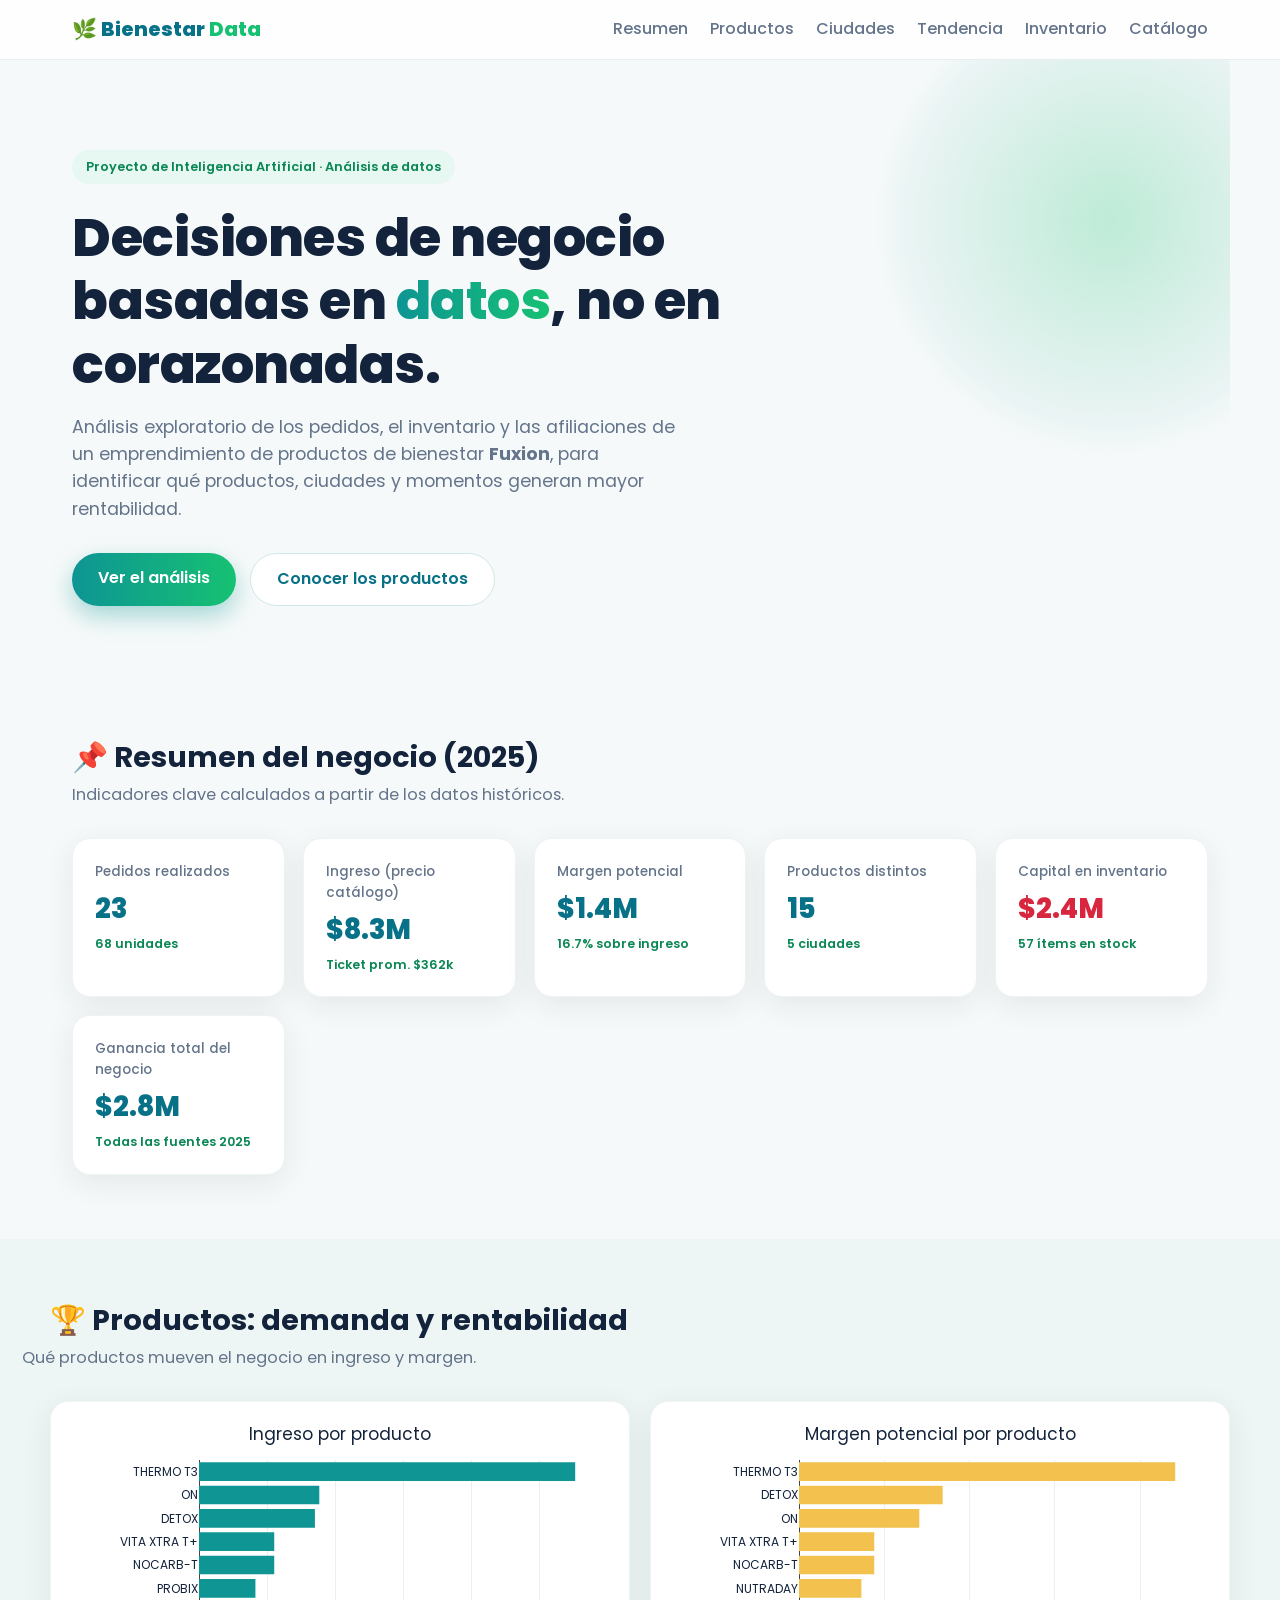
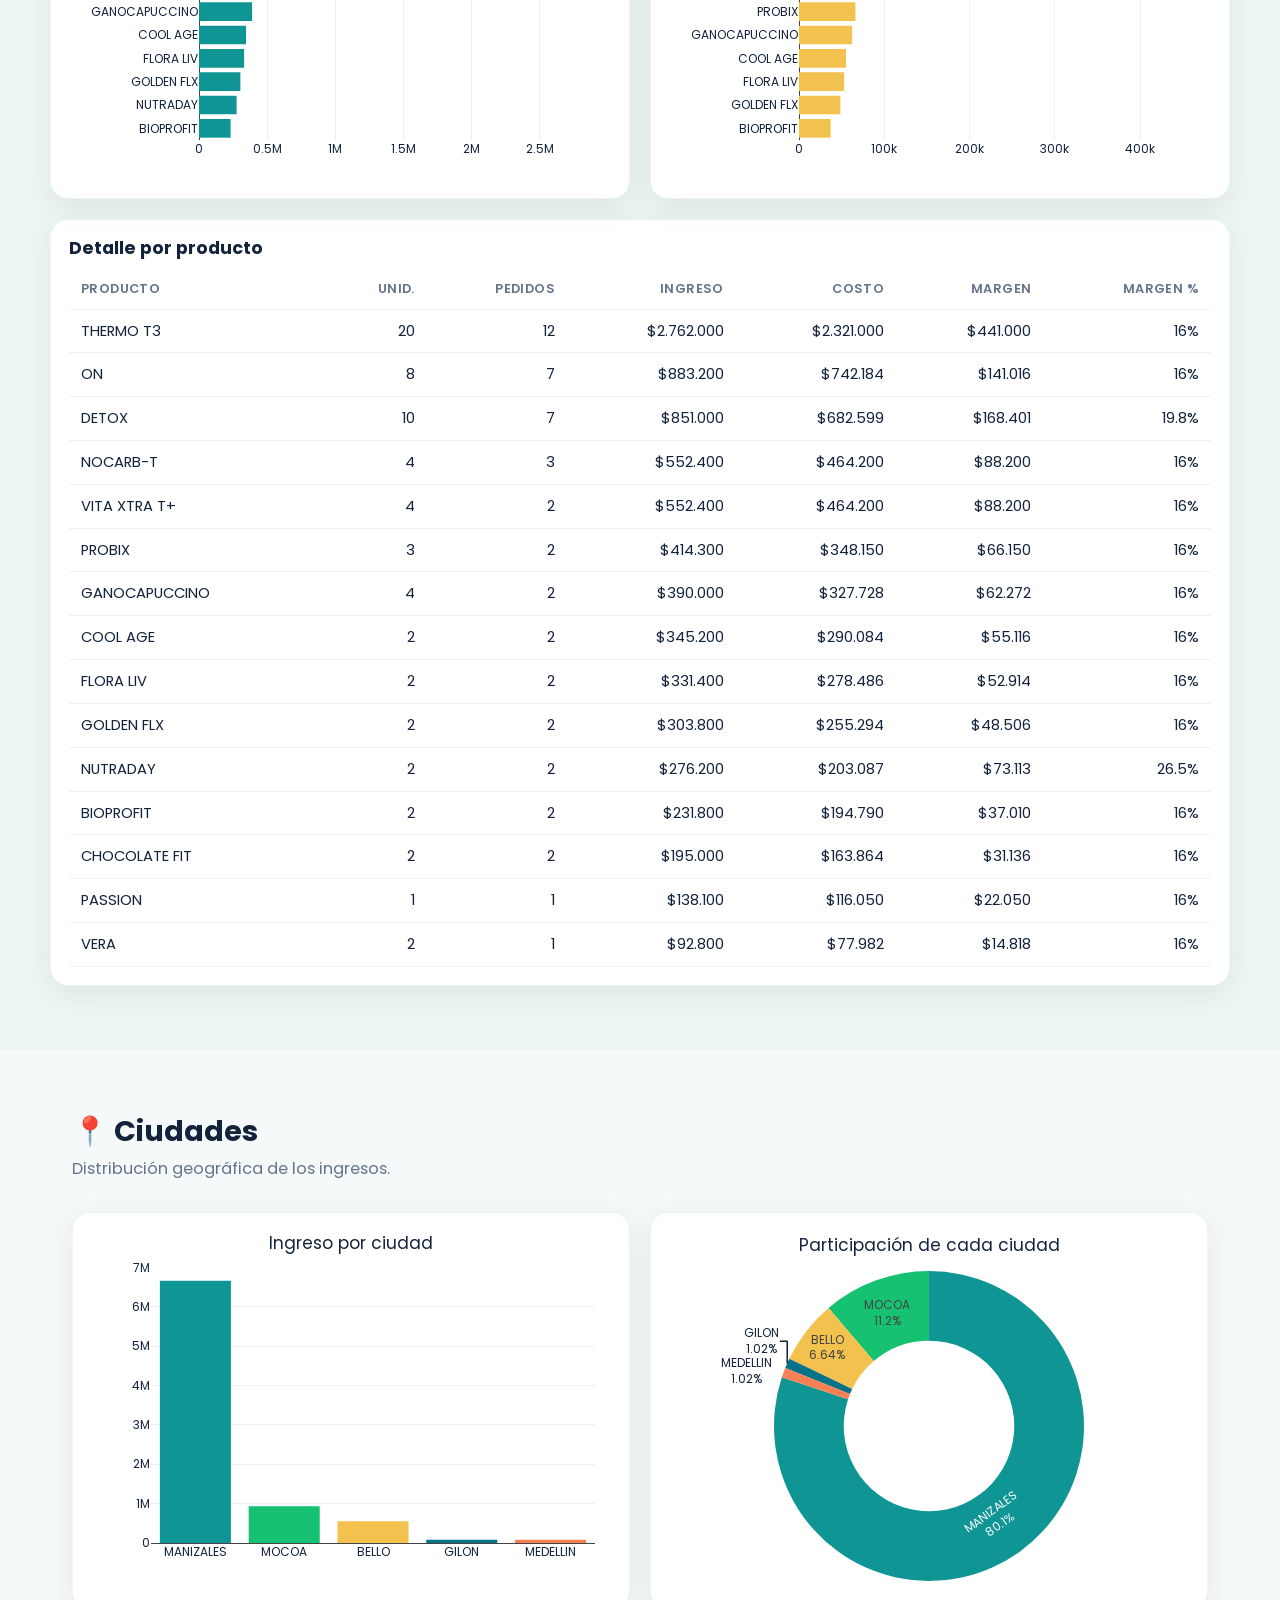
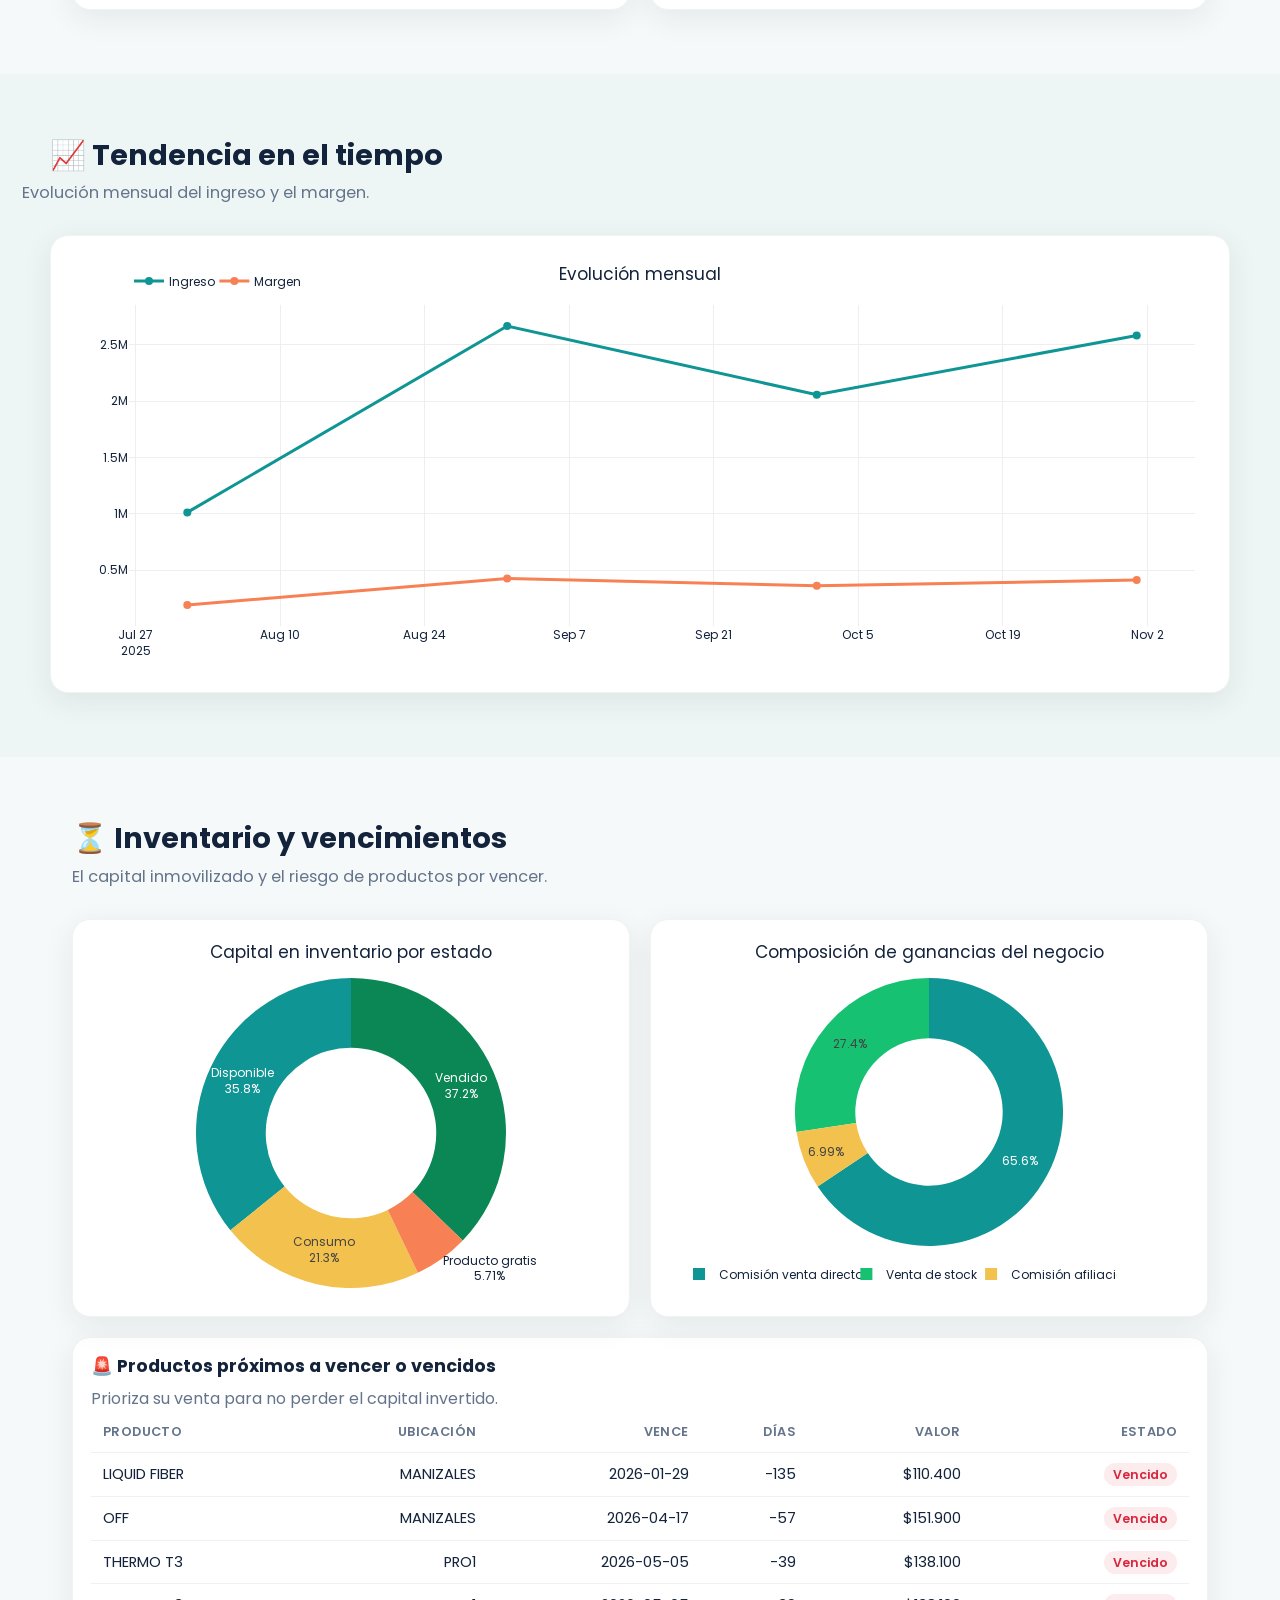
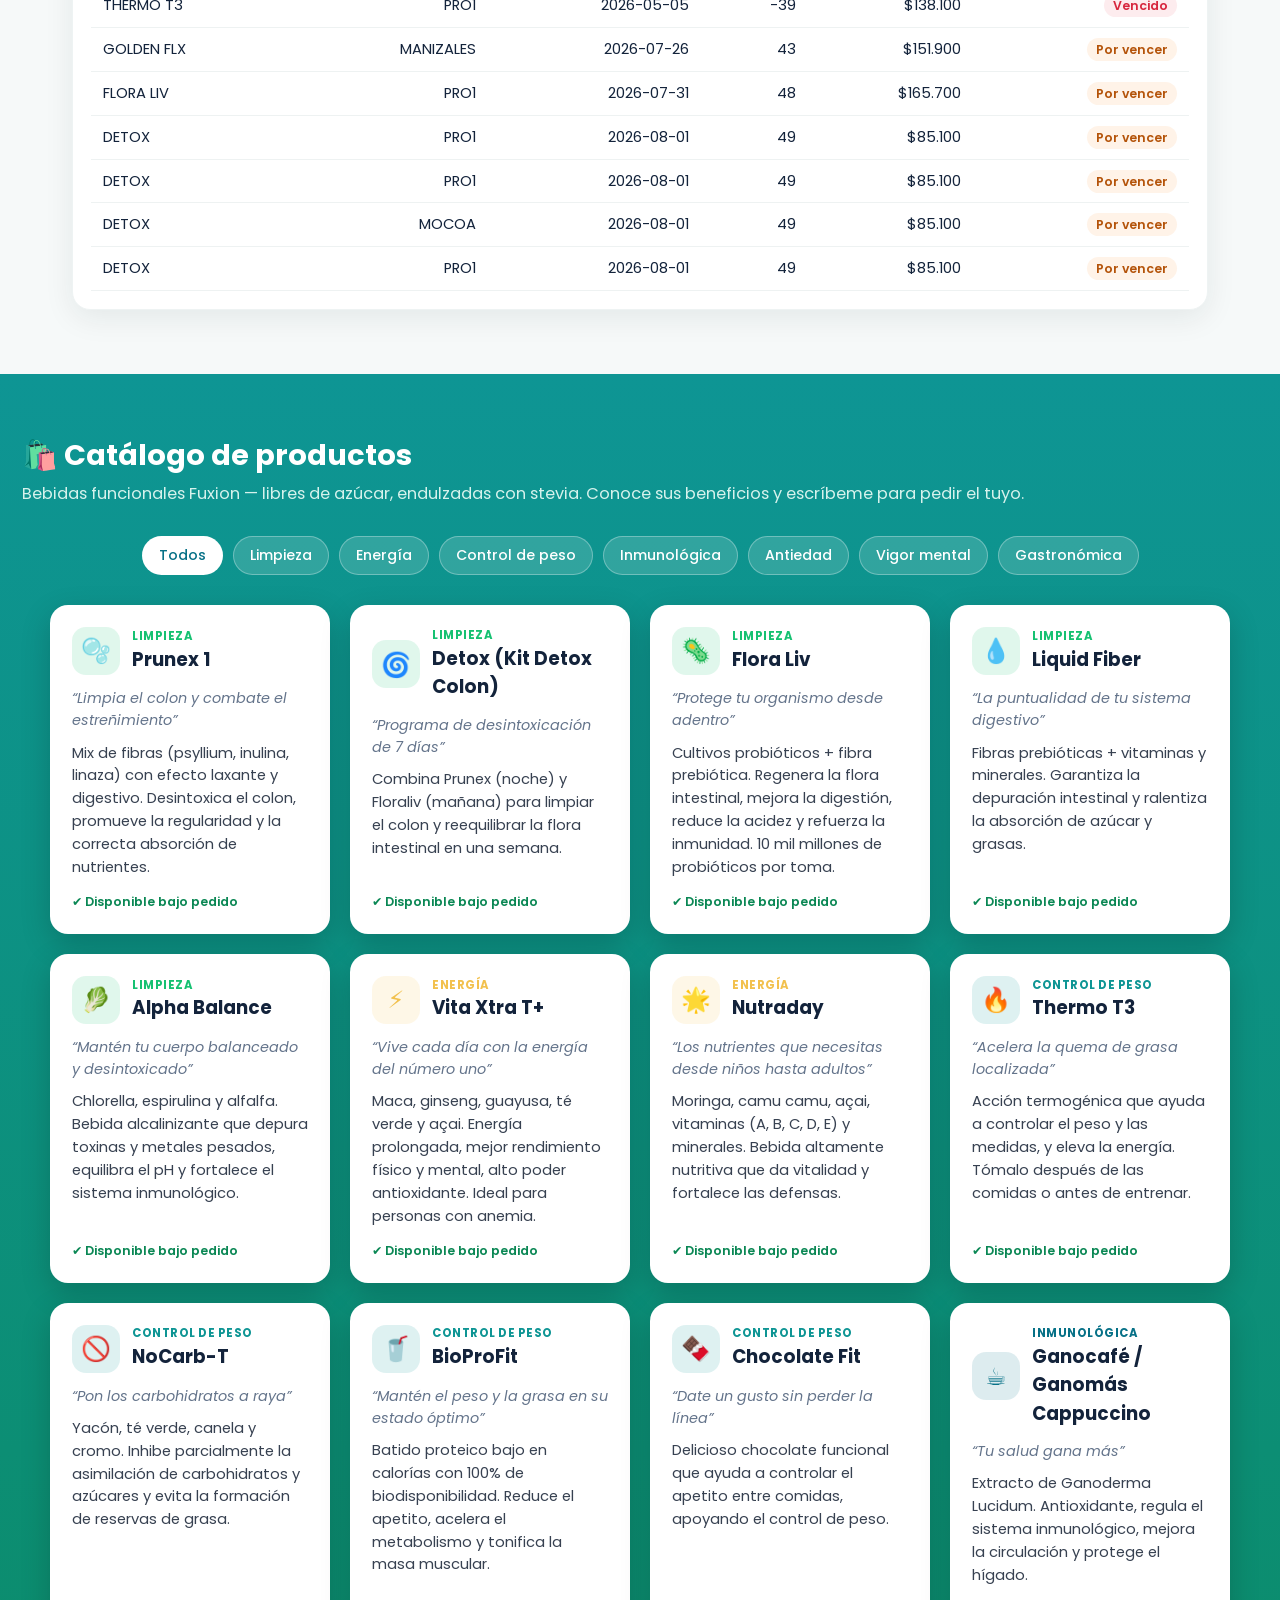
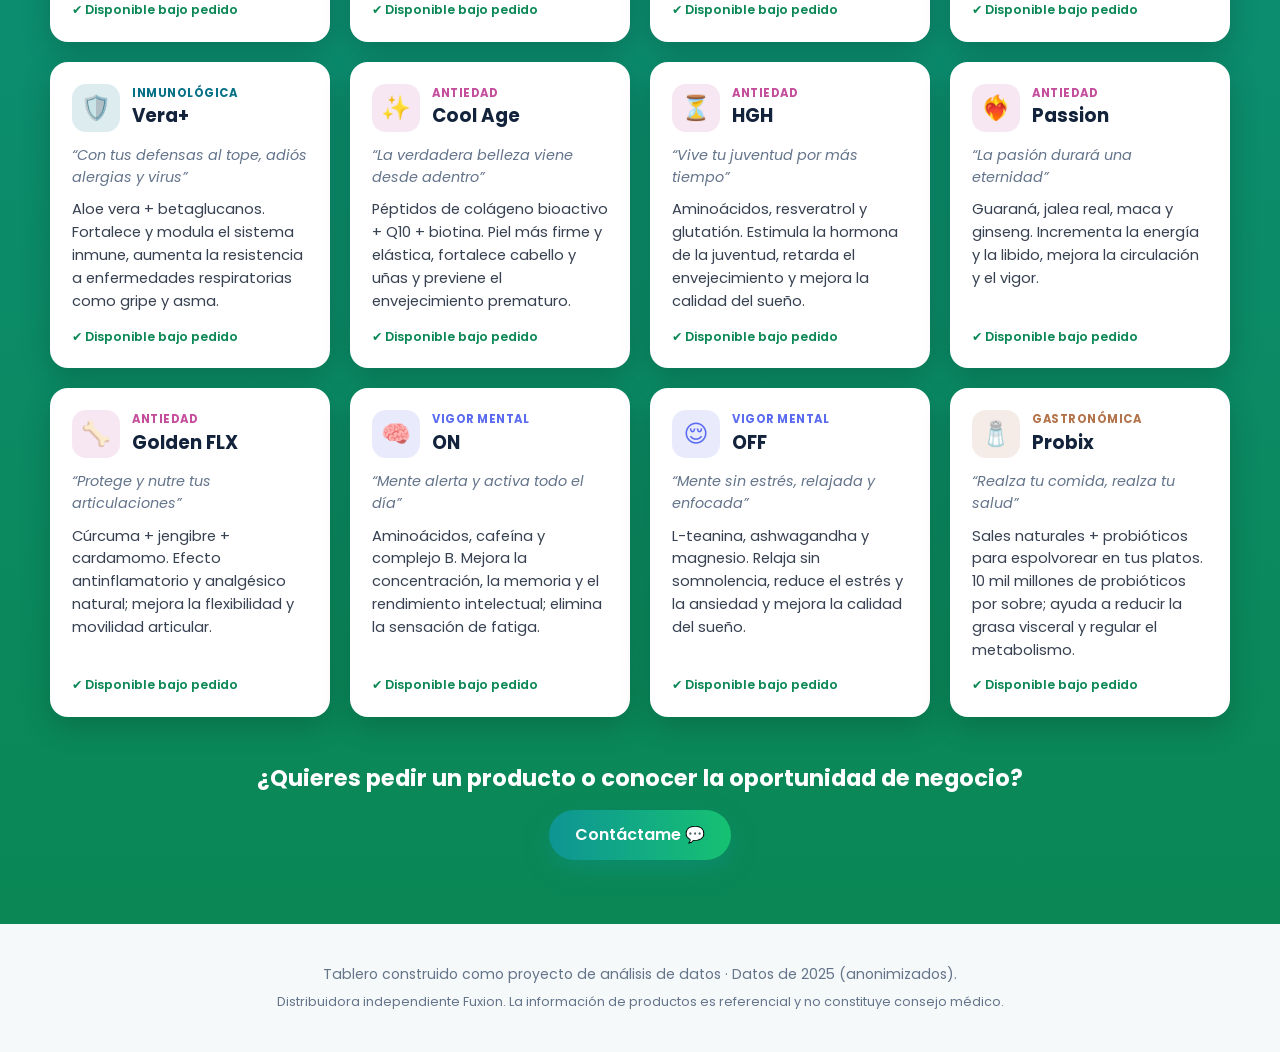
<file: docs/index.html>
<!DOCTYPE html>
<html lang="es">
<head>
  <meta charset="UTF-8" />
  <meta name="viewport" content="width=device-width, initial-scale=1.0" />
  <title>Tablero de Negocio · Análisis de datos Fuxion</title>
  <meta name="description" content="Análisis exploratorio de datos de un emprendimiento de bienestar Fuxion y catálogo de productos." />
  <link rel="preconnect" href="https://fonts.googleapis.com" />
  <link href="https://fonts.googleapis.com/css2?family=Poppins:wght@400;500;600;700;800&display=swap" rel="stylesheet" />
  <link rel="stylesheet" href="css/styles.css" />
  <script src="https://cdn.plot.ly/plotly-2.35.2.min.js" charset="utf-8"></script>
</head>
<body>
  <!-- NAV -->
  <header class="nav">
    <div class="nav__inner">
      <a href="#inicio" class="nav__brand">🌿 Bienestar <span>Data</span></a>
      <nav class="nav__links">
        <a href="#kpis">Resumen</a>
        <a href="#productos">Productos</a>
        <a href="#ciudades">Ciudades</a>
        <a href="#tiempo">Tendencia</a>
        <a href="#inventario">Inventario</a>
        <a href="#catalogo">Catálogo</a>
      </nav>
    </div>
  </header>

  <!-- HERO -->
  <section id="inicio" class="hero">
    <div class="hero__content">
      <span class="hero__badge">Proyecto de Inteligencia Artificial · Análisis de datos</span>
      <h1>Decisiones de negocio basadas en <span>datos</span>, no en corazonadas.</h1>
      <p>Análisis exploratorio de los pedidos, el inventario y las afiliaciones de un
         emprendimiento de productos de bienestar <strong>Fuxion</strong>, para identificar
         qué productos, ciudades y momentos generan mayor rentabilidad.</p>
      <div class="hero__cta">
        <a href="#kpis" class="btn btn--primary">Ver el análisis</a>
        <a href="#catalogo" class="btn btn--ghost">Conocer los productos</a>
      </div>
    </div>
    <div class="hero__glow"></div>
  </section>

  <!-- KPIS -->
  <section id="kpis" class="section">
    <h2 class="section__title">📌 Resumen del negocio (2025)</h2>
    <p class="section__sub">Indicadores clave calculados a partir de los datos históricos.</p>
    <div id="kpiGrid" class="kpi-grid"></div>
  </section>

  <!-- PRODUCTOS -->
  <section id="productos" class="section section--alt">
    <h2 class="section__title">🏆 Productos: demanda y rentabilidad</h2>
    <p class="section__sub">Qué productos mueven el negocio en ingreso y margen.</p>
    <div class="grid-2">
      <div class="card"><div id="chartProductosIngreso" class="chart"></div></div>
      <div class="card"><div id="chartProductosMargen" class="chart"></div></div>
    </div>
    <div class="card card--table">
      <h3>Detalle por producto</h3>
      <div class="table-wrap"><table id="tablaProductos"></table></div>
    </div>
  </section>

  <!-- CIUDADES -->
  <section id="ciudades" class="section">
    <h2 class="section__title">📍 Ciudades</h2>
    <p class="section__sub">Distribución geográfica de los ingresos.</p>
    <div class="grid-2">
      <div class="card"><div id="chartCiudades" class="chart"></div></div>
      <div class="card"><div id="chartCiudadesMargen" class="chart"></div></div>
    </div>
  </section>

  <!-- TIEMPO -->
  <section id="tiempo" class="section section--alt">
    <h2 class="section__title">📈 Tendencia en el tiempo</h2>
    <p class="section__sub">Evolución mensual del ingreso y el margen.</p>
    <div class="card"><div id="chartTiempo" class="chart chart--wide"></div></div>
  </section>

  <!-- INVENTARIO -->
  <section id="inventario" class="section">
    <h2 class="section__title">⏳ Inventario y vencimientos</h2>
    <p class="section__sub">El capital inmovilizado y el riesgo de productos por vencer.</p>
    <div class="grid-2">
      <div class="card"><div id="chartInventario" class="chart"></div></div>
      <div class="card"><div id="chartIngresos" class="chart"></div></div>
    </div>
    <div class="card card--table">
      <h3>🚨 Productos próximos a vencer o vencidos</h3>
      <p class="muted">Prioriza su venta para no perder el capital invertido.</p>
      <div class="table-wrap"><table id="tablaVencer"></table></div>
    </div>
  </section>

  <!-- CATALOGO -->
  <section id="catalogo" class="section section--catalog">
    <h2 class="section__title">🛍️ Catálogo de productos</h2>
    <p class="section__sub">Bebidas funcionales Fuxion — libres de azúcar, endulzadas con stevia.
       Conoce sus beneficios y escríbeme para pedir el tuyo.</p>
    <div id="filtros" class="filtros"></div>
    <div id="catalogoGrid" class="catalogo-grid"></div>
    <div class="cta-final">
      <h3>¿Quieres pedir un producto o conocer la oportunidad de negocio?</h3>
      <a id="ctaWhatsapp" href="#" class="btn btn--primary">Contáctame 💬</a>
    </div>
  </section>

  <footer class="footer">
    <p>Tablero construido como proyecto de análisis de datos · Datos de 2025 (anonimizados).</p>
    <p class="muted">Distribuidora independiente Fuxion. La información de productos es referencial y no constituye consejo médico.</p>
  </footer>

  <script src="data/dashboard.js"></script>
  <script src="js/productos.js"></script>
  <script src="js/app.js"></script>
</body>
</html>
</file>
<file: docs/css/styles.css>
:root{
  --teal:#0E9594; --teal-d:#077187; --green:#16C172; --green-d:#0A8754;
  --gold:#F2C14E; --coral:#F78154; --red:#D7263D;
  --ink:#13233b; --muted:#64748b; --bg:#f6f9f9; --card:#ffffff;
  --shadow:0 8px 30px rgba(13,35,40,.08); --radius:18px;
}
*{box-sizing:border-box;margin:0;padding:0}
html{scroll-behavior:smooth}
body{font-family:'Poppins',system-ui,sans-serif;color:var(--ink);background:var(--bg);line-height:1.55}
a{text-decoration:none;color:inherit}
h1,h2,h3{line-height:1.2}

/* NAV */
.nav{position:sticky;top:0;z-index:50;background:rgba(255,255,255,.85);backdrop-filter:blur(10px);border-bottom:1px solid #e6eeee}
.nav__inner{max-width:1180px;margin:0 auto;display:flex;align-items:center;justify-content:space-between;padding:14px 22px}
.nav__brand{font-weight:800;font-size:1.25rem;color:var(--teal-d)}
.nav__brand span{color:var(--green)}
.nav__links{display:flex;gap:22px;flex-wrap:wrap}
.nav__links a{font-weight:500;color:var(--muted);transition:color .2s}
.nav__links a:hover{color:var(--teal)}
@media(max-width:720px){.nav__links{display:none}}

/* HERO */
.hero{position:relative;overflow:hidden;max-width:1180px;margin:0 auto;padding:90px 22px 70px}
.hero__content{position:relative;z-index:2;max-width:760px}
.hero__badge{display:inline-block;background:#e7f7f2;color:var(--green-d);font-weight:600;font-size:.8rem;padding:7px 14px;border-radius:999px;margin-bottom:22px}
.hero h1{font-size:clamp(2rem,5vw,3.3rem);font-weight:800;letter-spacing:-.5px}
.hero h1 span{background:linear-gradient(90deg,var(--teal),var(--green));-webkit-background-clip:text;background-clip:text;color:transparent}
.hero p{margin-top:18px;font-size:1.1rem;color:var(--muted);max-width:620px}
.hero__cta{margin-top:30px;display:flex;gap:14px;flex-wrap:wrap}
.hero__glow{position:absolute;right:-120px;top:-80px;width:480px;height:480px;border-radius:50%;
  background:radial-gradient(circle,rgba(22,193,114,.25),rgba(14,149,148,.05) 60%,transparent 70%);z-index:1}

.btn{display:inline-block;padding:13px 26px;border-radius:999px;font-weight:600;transition:transform .15s,box-shadow .2s}
.btn:hover{transform:translateY(-2px)}
.btn--primary{background:linear-gradient(90deg,var(--teal),var(--green));color:#fff;box-shadow:0 10px 24px rgba(14,149,148,.35)}
.btn--ghost{background:#fff;color:var(--teal-d);border:1.5px solid #cfe8e6}

/* SECTIONS */
.section{max-width:1180px;margin:0 auto;padding:64px 22px}
.section--alt{background:#eef6f5;max-width:none}
.section--alt>*{max-width:1180px;margin-left:auto;margin-right:auto}
.section__title{font-size:1.8rem;font-weight:700}
.section__sub{color:var(--muted);margin:8px 0 30px;font-size:1.02rem}
.muted{color:var(--muted)}

/* KPI */
.kpi-grid{display:grid;grid-template-columns:repeat(auto-fit,minmax(190px,1fr));gap:18px}
.kpi{background:var(--card);border-radius:var(--radius);padding:22px;box-shadow:var(--shadow);border:1px solid #eef3f3}
.kpi__label{color:var(--muted);font-size:.85rem;font-weight:500}
.kpi__value{font-size:1.7rem;font-weight:800;margin-top:6px;color:var(--teal-d)}
.kpi__hint{font-size:.78rem;color:var(--green-d);margin-top:4px;font-weight:600}
.kpi.alert .kpi__value{color:var(--red)}

/* CARDS / CHARTS */
.grid-2{display:grid;grid-template-columns:repeat(auto-fit,minmax(330px,1fr));gap:20px}
.card{background:var(--card);border-radius:var(--radius);padding:18px;box-shadow:var(--shadow);border:1px solid #eef3f3}
.card h3{margin-bottom:10px;font-size:1.1rem}
.card--table{margin-top:20px}
.chart{width:100%;height:360px}
.chart--wide{height:420px}

/* TABLES */
.table-wrap{overflow-x:auto}
table{width:100%;border-collapse:collapse;font-size:.92rem}
th,td{padding:10px 12px;text-align:right;border-bottom:1px solid #eef2f2;white-space:nowrap}
th:first-child,td:first-child{text-align:left}
thead th{color:var(--muted);font-weight:600;font-size:.8rem;text-transform:uppercase;letter-spacing:.4px}
tbody tr:hover{background:#f5fbfa}
.badge-danger{background:#fdecee;color:var(--red);padding:3px 9px;border-radius:999px;font-size:.78rem;font-weight:600}
.badge-warn{background:#fff3e8;color:#b45309;padding:3px 9px;border-radius:999px;font-size:.78rem;font-weight:600}

/* CATALOGO */
.section--catalog{background:linear-gradient(180deg,#0e9594 0%,#0a8754 100%);max-width:none;color:#fff}
.section--catalog .section__sub{color:#d6f2ec}
.section--catalog .section__title{color:#fff}
.filtros{display:flex;gap:10px;flex-wrap:wrap;justify-content:center;margin-bottom:30px}
.filtro{background:rgba(255,255,255,.15);border:1px solid rgba(255,255,255,.3);color:#fff;
  padding:8px 16px;border-radius:999px;cursor:pointer;font-weight:500;font-size:.88rem;transition:.2s;font-family:inherit}
.filtro:hover,.filtro.active{background:#fff;color:var(--teal-d)}
.catalogo-grid{display:grid;grid-template-columns:repeat(auto-fill,minmax(270px,1fr));gap:20px;max-width:1180px;margin:0 auto}
.prod{background:#fff;color:var(--ink);border-radius:var(--radius);padding:22px;box-shadow:0 10px 30px rgba(0,0,0,.18);display:flex;flex-direction:column;transition:transform .18s}
.prod:hover{transform:translateY(-5px)}
.prod__top{display:flex;align-items:center;gap:12px;margin-bottom:12px}
.prod__icon{width:48px;height:48px;border-radius:14px;display:grid;place-items:center;font-size:1.5rem;flex-shrink:0}
.prod__linea{font-size:.72rem;font-weight:700;text-transform:uppercase;letter-spacing:.5px}
.prod__nombre{font-size:1.15rem;font-weight:700}
.prod__eslogan{font-style:italic;color:var(--muted);font-size:.9rem;margin-bottom:10px}
.prod__beneficio{font-size:.92rem;color:#374151;flex-grow:1}
.prod__stock{margin-top:14px;font-size:.78rem;font-weight:600;color:var(--green-d)}
.cta-final{text-align:center;margin-top:48px;color:#fff}
.cta-final h3{font-size:1.4rem;margin-bottom:18px;font-weight:700}

/* FOOTER */
.footer{text-align:center;padding:40px 22px;color:var(--muted);font-size:.88rem}
.footer .muted{font-size:.8rem;margin-top:6px}
</file>
